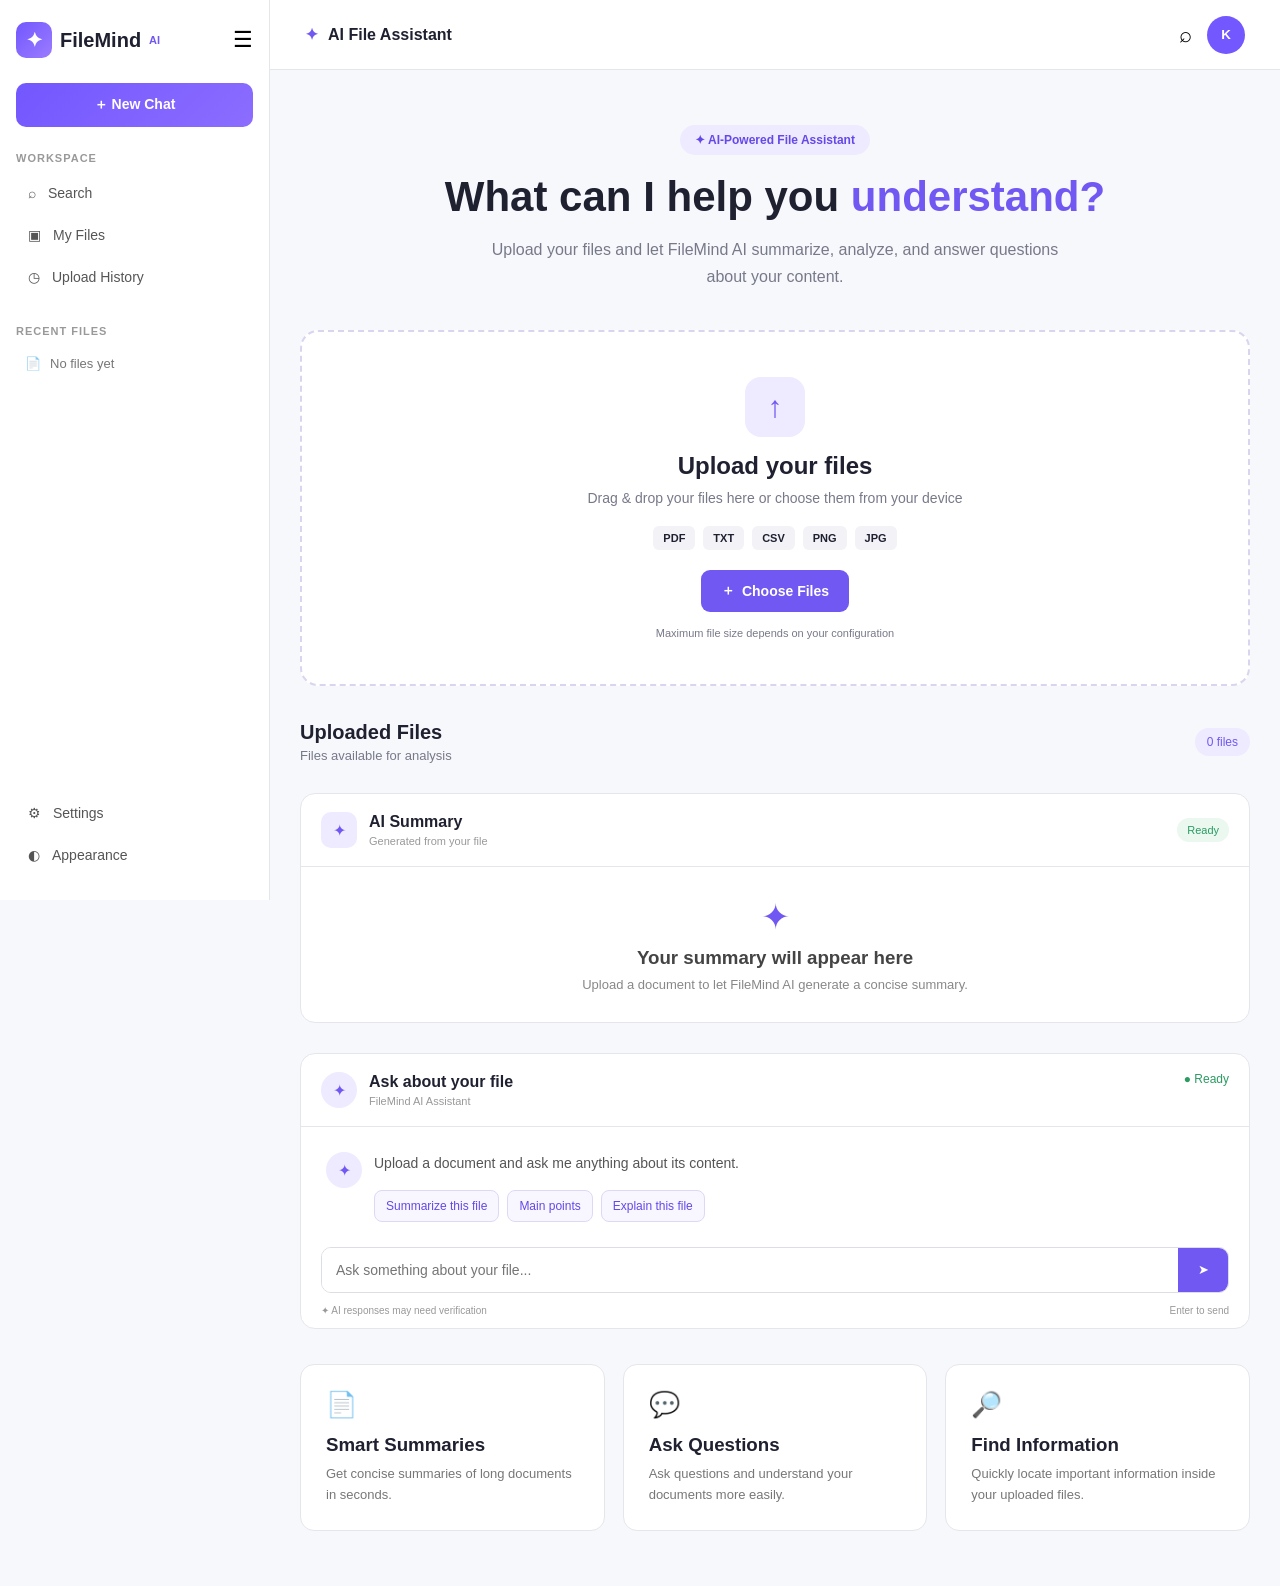
<file: python_project/index.html>
<!DOCTYPE html>
<html lang="en">

<head>
    <meta charset="UTF-8">
    <meta name="viewport" content="width=device-width, initial-scale=1.0">

    <title>FileMind AI</title>

    <link rel="stylesheet" href="style.css">
</head>

<body>

    <!-- ================= SIDEBAR ================= -->

    <aside class="sidebar" id="sidebar">

        <div class="sidebar-header">

            <div class="logo">
                <span class="logo-icon">✦</span>
                <span>FileMind</span>
                <small>AI</small>
            </div>

            <button
                class="close-btn"
                onclick="toggleSidebar()"
                aria-label="Close sidebar">
                ☰
            </button>

        </div>


        <!-- NEW CHAT -->

        <button class="new-chat" onclick="newChat()">
            <span>＋</span>
            New Chat
        </button>


        <!-- WORKSPACE -->

        <div class="sidebar-section">

            <p class="section-title">
                WORKSPACE
            </p>

            <button class="side-item" onclick="focusSearch()">
                <span>⌕</span>
                Search
            </button>

            <button class="side-item" onclick="showFiles()">
                <span>▣</span>
                My Files
            </button>

            <button class="side-item" onclick="showHistory()">
                <span>◷</span>
                Upload History
            </button>

        </div>


        <!-- RECENT FILES -->

        <div class="sidebar-section history">

            <p class="section-title">
                RECENT FILES
            </p>

            <div id="historyList">

                <div class="history-item">
                    <span>📄</span>
                    <span>No files yet</span>
                </div>

            </div>

        </div>


        <!-- SIDEBAR BOTTOM -->

        <div class="sidebar-bottom">

            <button class="side-item" onclick="openSettings()">
                <span>⚙</span>
                Settings
            </button>

            <button class="side-item" onclick="toggleAppearance()">
                <span>◐</span>
                Appearance
            </button>

        </div>

    </aside>


    <!-- ================= MAIN ================= -->

    <main class="main">

        <!-- HEADER -->

        <header class="header">

            <button
                class="menu-btn"
                onclick="toggleSidebar()"
                aria-label="Open sidebar">
                ☰
            </button>


            <div class="header-title">

                <span class="mobile-logo">✦</span>

                <span>
                    AI File Assistant
                </span>

            </div>


            <div class="header-actions">

                <button
                    class="header-btn"
                    onclick="focusSearch()"
                    aria-label="Search">
                    ⌕
                </button>

                <button
                    class="profile"
                    onclick="openProfile()"
                    aria-label="Profile">
                    K
                </button>

            </div>

        </header>


        <!-- ================= CONTENT ================= -->

        <section class="content">


            <!-- WELCOME -->

            <div class="welcome">

                <div class="welcome-badge">
                    ✦ AI-Powered File Assistant
                </div>

                <h1>
                    What can I help you
                    <span>understand?</span>
                </h1>

                <p>
                    Upload your files and let FileMind AI
                    summarize, analyze, and answer questions
                    about your content.
                </p>

            </div>


            <!-- ================= UPLOAD ================= -->

            <div
                class="upload-container"
                id="uploadContainer"
                ondragover="handleDragOver(event)"
                ondragleave="handleDragLeave(event)"
                ondrop="handleDrop(event)">

                <div class="upload-icon">
                    ↑
                </div>

                <h2>
                    Upload your files
                </h2>

                <p>
                    Drag & drop your files here or choose
                    them from your device
                </p>


                <!-- FILE TYPES -->

                <div class="file-types">

                    <span>PDF</span>
                    <span>TXT</span>
                    <span>CSV</span>
                    <span>PNG</span>
                    <span>JPG</span>

                </div>


                <label
                    for="fileInput"
                    class="upload-btn">

                    <span>＋</span>
                    Choose Files

                </label>


                <input
                    type="file"
                    id="fileInput"
                    hidden
                    multiple
                    accept=".pdf,.txt,.csv,.png,.jpg,.jpeg">


                <p class="drop-text">
                    Maximum file size depends on your configuration
                </p>

            </div>


            <!-- ================= UPLOADED FILES ================= -->

            <div
                class="file-area"
                id="fileArea">

                <div class="section-heading">

                    <div>
                        <h2>Uploaded Files</h2>

                        <p>
                            Files available for analysis
                        </p>
                    </div>

                    <span
                        class="file-count"
                        id="fileCount">
                        0 files
                    </span>

                </div>


                <div id="fileList">

                    <!-- Files will be added using JavaScript -->

                </div>

            </div>


            <!-- ================= AI SUMMARY ================= -->

            <div
                class="summary-card"
                id="summaryCard">

                <div class="summary-header">

                    <div class="summary-title">

                        <span class="ai-icon">
                            ✦
                        </span>

                        <div>
                            <strong>AI Summary</strong>

                            <small>
                                Generated from your file
                            </small>
                        </div>

                    </div>


                    <span
                        class="status"
                        id="summaryStatus">

                        Ready

                    </span>

                </div>


                <div
                    class="summary-content"
                    id="summary">

                    <div class="empty-state">

                        <div class="empty-icon">
                            ✦
                        </div>

                        <h3>
                            Your summary will appear here
                        </h3>

                        <p>
                            Upload a document to let FileMind
                            AI generate a concise summary.
                        </p>

                    </div>

                </div>

            </div>


            <!-- ================= CHAT ================= -->

            <div class="chat-card">

                <div class="chat-header">

                    <div>

                        <span class="chat-ai-icon">
                            ✦
                        </span>

                        <div>
                            <strong>
                                Ask about your file
                            </strong>

                            <small>
                                FileMind AI Assistant
                            </small>
                        </div>

                    </div>

                    <span class="online-status">
                        ● Ready
                    </span>

                </div>


                <!-- CHAT MESSAGE -->

                <div
                    class="chat-message"
                    id="chatMessage">

                    <div class="assistant-avatar">
                        ✦
                    </div>

                    <div class="message-content">

                        <p>
                            Upload a document and ask me
                            anything about its content.
                        </p>

                        <div class="suggested-questions">

                            <button onclick="setQuestion('Summarize this file')">
                                Summarize this file
                            </button>

                            <button onclick="setQuestion('What are the main points?')">
                                Main points
                            </button>

                            <button onclick="setQuestion('Explain this file')">
                                Explain this file
                            </button>

                        </div>

                    </div>

                </div>


                <!-- CHAT INPUT -->

                <div class="chat-input">

                    <input
                        type="text"
                        id="questionInput"
                        placeholder="Ask something about your file..."
                        autocomplete="off"
                        onkeydown="handleQuestionKey(event)">


                    <button
                        onclick="askQuestion()"
                        aria-label="Send question">

                        ➤

                    </button>

                </div>


                <div class="chat-footer">

                    <span>
                        ✦ AI responses may need verification
                    </span>

                    <span>
                        Enter to send
                    </span>

                </div>

            </div>


            <!-- ================= FEATURES ================= -->

            <div class="feature-grid">

                <div class="feature-card">

                    <div class="feature-icon">
                        📄
                    </div>

                    <h3>
                        Smart Summaries
                    </h3>

                    <p>
                        Get concise summaries of long
                        documents in seconds.
                    </p>

                </div>


                <div class="feature-card">

                    <div class="feature-icon">
                        💬
                    </div>

                    <h3>
                        Ask Questions
                    </h3>

                    <p>
                        Ask questions and understand your
                        documents more easily.
                    </p>

                </div>


                <div class="feature-card">

                    <div class="feature-icon">
                        🔎
                    </div>

                    <h3>
                        Find Information
                    </h3>

                    <p>
                        Quickly locate important information
                        inside your uploaded files.
                    </p>

                </div>

            </div>


        </section>

    </main>


    <!-- ================= SCRIPT ================= -->

    <script src="script.js"></script>

</body>

</html>
</file>
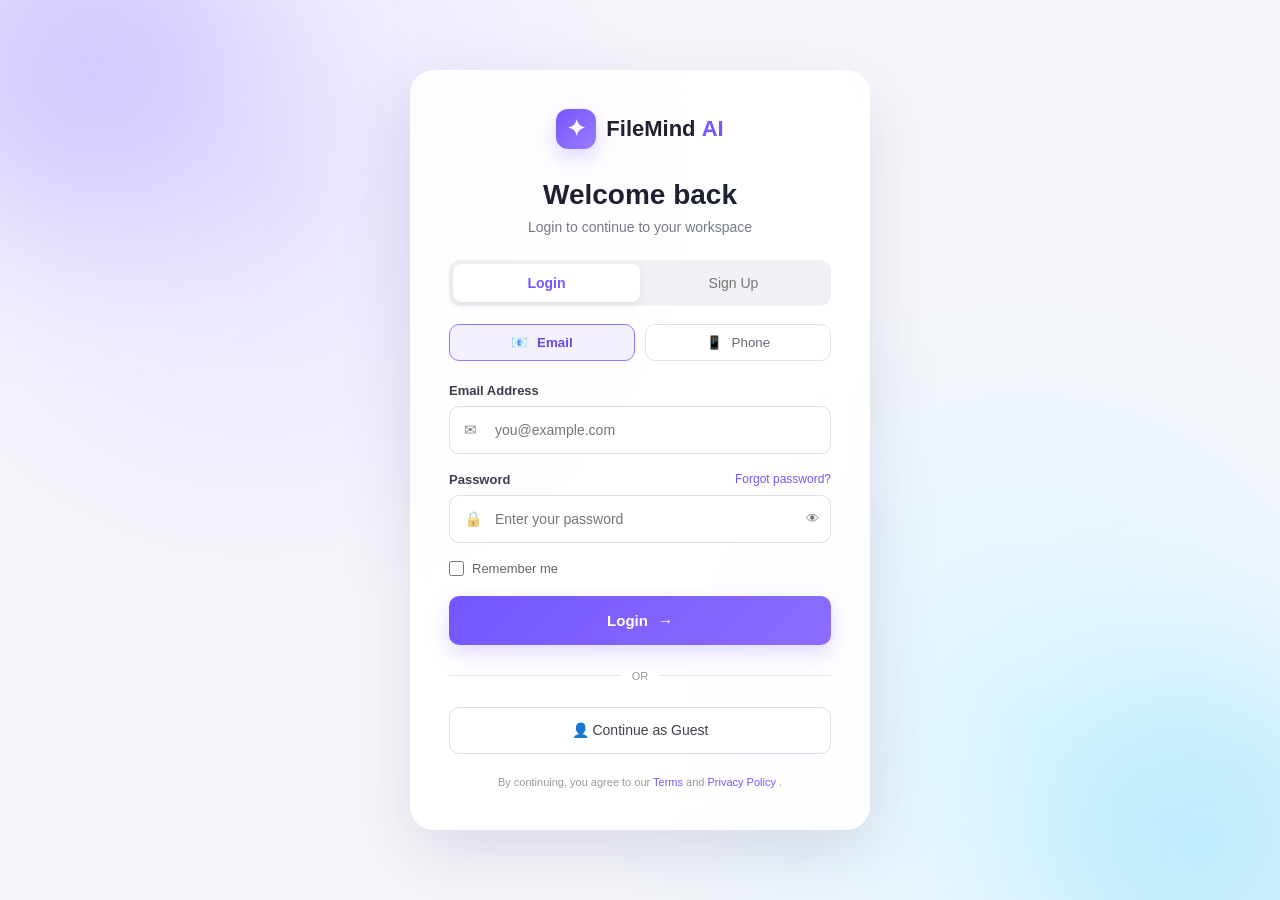
<file: python_project/login.html>
<!DOCTYPE html>
<html lang="en">

<head>

    <meta charset="UTF-8">

    <meta
        name="viewport"
        content="width=device-width, initial-scale=1.0">

    <title>FileMind AI - Login</title>

    <link
        rel="stylesheet"
        href="login.css">

</head>

<body>

    <!-- BACKGROUND -->

    <div class="background">

        <div class="glow glow-one"></div>
        <div class="glow glow-two"></div>

    </div>


    <!-- LOGIN CARD -->

    <div class="login-card">


        <!-- LOGO -->

        <div class="logo">

            <div class="logo-icon">
                ✦
            </div>

            <span>
                FileMind <b>AI</b>
            </span>

        </div>


        <!-- HEADING -->

        <div class="heading">

            <h1 id="title">
                Welcome back
            </h1>

            <p id="subtitle">
                Login to continue to your workspace
            </p>

        </div>


        <!-- LOGIN / SIGN UP -->

        <div class="auth-tabs">

            <button
                type="button"
                id="loginTab"
                class="tab active"
                onclick="showLogin()">

                Login

            </button>

            <button
                type="button"
                id="signupTab"
                class="tab"
                onclick="showSignup()">

                Sign Up

            </button>

        </div>


        <!-- EMAIL / PHONE -->

        <div class="method-tabs">

            <button
                type="button"
                id="emailTab"
                class="method active"
                onclick="selectMethod('email')">

                <span>📧</span>
                Email

            </button>

            <button
                type="button"
                id="phoneTab"
                class="method"
                onclick="selectMethod('phone')">

                <span>📱</span>
                Phone

            </button>

        </div>


        <!-- FORM -->

        <form
            id="authForm"
            onsubmit="handleSubmit(event)">


            <!-- NAME -->

            <div
                id="nameBox"
                class="input-group hidden">

                <label>
                    Full Name
                </label>

                <div class="input-wrapper">

                    <span class="input-icon">
                        👤
                    </span>

                    <input
                        type="text"
                        id="name"
                        placeholder="Enter your name">

                </div>

            </div>


            <!-- EMAIL -->

            <div
                id="emailBox"
                class="input-group">

                <label>
                    Email Address
                </label>

                <div class="input-wrapper">

                    <span class="input-icon">
                        ✉
                    </span>

                    <input
                        type="email"
                        id="email"
                        placeholder="you@example.com">

                </div>

            </div>


            <!-- PHONE -->

            <div
                id="phoneBox"
                class="input-group hidden">

                <label>
                    Phone Number
                </label>

                <div class="phone-wrapper">

                    <select id="countryCode">

                        <option value="+91">
                            🇮🇳 +91
                        </option>

                        <option value="+1">
                            🇺🇸 +1
                        </option>

                        <option value="+44">
                            🇬🇧 +44
                        </option>

                        <option value="+61">
                            🇦🇺 +61
                        </option>

                    </select>

                    <input
                        type="tel"
                        id="phone"
                        placeholder="Enter phone number">

                </div>

            </div>


            <!-- PASSWORD -->

            <div class="input-group">

                <div class="password-label">

                    <label>
                        Password
                    </label>

                    <button
                        type="button"
                        onclick="forgotPassword()">

                        Forgot password?

                    </button>

                </div>


                <div class="input-wrapper">

                    <span class="input-icon">
                        🔒
                    </span>

                    <input
                        type="password"
                        id="password"
                        placeholder="Enter your password">

                    <button
                        type="button"
                        class="eye"
                        onclick="togglePassword()"
                        id="eyeButton">

                        👁

                    </button>

                </div>

            </div>


            <!-- CONFIRM PASSWORD -->

            <div
                id="confirmBox"
                class="input-group hidden">

                <label>
                    Confirm Password
                </label>

                <div class="input-wrapper">

                    <span class="input-icon">
                        🔒
                    </span>

                    <input
                        type="password"
                        id="confirmPassword"
                        placeholder="Confirm your password">

                </div>

            </div>


            <!-- REMEMBER -->

            <div class="remember">

                <label>

                    <input
                        type="checkbox"
                        id="rememberMe">

                    <span>
                        Remember me
                    </span>

                </label>

            </div>


            <!-- SUBMIT -->

            <button
                type="submit"
                class="login-button"
                id="submitButton">

                Login

                <span>
                    →
                </span>

            </button>

        </form>


        <!-- DIVIDER -->

        <div class="divider">

            <span>
                OR
            </span>

        </div>


        <!-- GUEST -->

        <button
            type="button"
            class="guest-button"
            onclick="continueAsGuest()">

            <span>
                👤
            </span>

            Continue as Guest

        </button>


        <!-- TERMS -->

        <p class="terms">

            By continuing, you agree to our

            <a href="#">
                Terms
            </a>

            and

            <a href="#">
                Privacy Policy
            </a>.

        </p>


    </div>


    <!-- JAVASCRIPT -->

    <script src="login.js"></script>

</body>

</html>
</file>
<file: python_project/style.css>
* {
    margin: 0;
    padding: 0;
    box-sizing: border-box;
}

:root {
    --primary: #7158f2;
    --primary-light: #8c6dff;
    --text: #1f2030;
    --muted: #777989;
    --border: #e5e5ec;
    --background: #f7f8fc;
    --card: #ffffff;
}

body {
    min-height: 100vh;
    font-family: Arial, Helvetica, sans-serif;
    background: var(--background);
    color: var(--text);
}

/* ================= SIDEBAR ================= */

.sidebar {
    position: fixed;
    left: 0;
    top: 0;
    width: 270px;
    height: 100vh;
    background: white;
    border-right: 1px solid var(--border);
    padding: 22px 16px;
    display: flex;
    flex-direction: column;
    z-index: 100;
    transition: 0.3s;
}

.sidebar-header {
    display: flex;
    justify-content: space-between;
    align-items: center;
    margin-bottom: 25px;
}

.logo {
    display: flex;
    align-items: center;
    gap: 8px;
    font-size: 20px;
    font-weight: 700;
}

.logo small {
    color: var(--primary);
    font-size: 11px;
}

.logo-icon {
    width: 36px;
    height: 36px;
    border-radius: 10px;
    display: flex;
    align-items: center;
    justify-content: center;
    background: linear-gradient(135deg, #7357ff, #9a7cff);
    color: white;
}

.close-btn,
.menu-btn {
    border: none;
    background: transparent;
    cursor: pointer;
    font-size: 22px;
}

.new-chat {
    width: 100%;
    border: none;
    background: linear-gradient(135deg, #7357ff, #8c6dff);
    color: white;
    padding: 13px;
    border-radius: 10px;
    font-size: 14px;
    font-weight: 600;
    cursor: pointer;
    margin-bottom: 25px;
}

.sidebar-section {
    margin-bottom: 25px;
}

.section-title {
    font-size: 11px;
    font-weight: 700;
    color: #999;
    margin-bottom: 10px;
    letter-spacing: 1px;
}

.side-item {
    width: 100%;
    display: flex;
    align-items: center;
    gap: 12px;
    border: none;
    background: transparent;
    padding: 11px 12px;
    border-radius: 9px;
    cursor: pointer;
    color: #555;
    text-align: left;
    font-size: 14px;
    margin-bottom: 4px;
}

.side-item:hover {
    background: #f4f1ff;
    color: var(--primary);
}

.history {
    overflow-y: auto;
}

.history-item {
    display: flex;
    gap: 9px;
    align-items: center;
    font-size: 13px;
    color: #777;
    padding: 9px;
    border-radius: 8px;
}

.history-item:hover {
    background: #f7f7fb;
}

.sidebar-bottom {
    margin-top: auto;
}

/* ================= MAIN ================= */

.main {
    margin-left: 270px;
    min-height: 100vh;
}

.header {
    height: 70px;
    padding: 0 35px;
    background: white;
    border-bottom: 1px solid var(--border);
    display: flex;
    align-items: center;
    justify-content: space-between;
}

.menu-btn {
    display: none;
}

.header-title {
    display: flex;
    align-items: center;
    gap: 10px;
    font-weight: 600;
}

.mobile-logo {
    color: var(--primary);
}

.header-actions {
    display: flex;
    align-items: center;
    gap: 15px;
}

.header-btn {
    border: none;
    background: transparent;
    font-size: 22px;
    cursor: pointer;
}

.profile {
    width: 38px;
    height: 38px;
    border-radius: 50%;
    border: none;
    background: #7357ff;
    color: white;
    font-weight: bold;
    cursor: pointer;
}

/* ================= CONTENT ================= */

.content {
    max-width: 1050px;
    margin: auto;
    padding: 55px 30px;
}

.welcome {
    text-align: center;
    margin-bottom: 40px;
}

.welcome-badge {
    display: inline-block;
    background: #eeeaff;
    color: #6548e8;
    padding: 8px 15px;
    border-radius: 20px;
    font-size: 12px;
    font-weight: 600;
    margin-bottom: 18px;
}

.welcome h1 {
    font-size: 42px;
    margin-bottom: 15px;
}

.welcome h1 span {
    color: var(--primary);
}

.welcome p {
    max-width: 600px;
    margin: auto;
    line-height: 1.7;
    color: var(--muted);
}

/* ================= UPLOAD ================= */

.upload-container {
    background: white;
    border: 2px dashed #d9d5ef;
    border-radius: 18px;
    padding: 45px 25px;
    text-align: center;
    transition: 0.2s;
}

.upload-container.dragging {
    border-color: var(--primary);
    background: #f7f4ff;
}

.upload-icon {
    width: 60px;
    height: 60px;
    margin: auto auto 15px;
    border-radius: 16px;
    background: #eeeaff;
    color: var(--primary);
    display: flex;
    align-items: center;
    justify-content: center;
    font-size: 30px;
}

.upload-container h2 {
    margin-bottom: 10px;
}

.upload-container p {
    color: var(--muted);
    font-size: 14px;
}

.file-types {
    display: flex;
    justify-content: center;
    gap: 8px;
    margin: 20px 0;
}

.file-types span {
    background: #f2f2f7;
    padding: 6px 10px;
    border-radius: 6px;
    font-size: 11px;
    font-weight: 600;
}

.upload-btn {
    display: inline-flex;
    align-items: center;
    gap: 7px;
    background: var(--primary);
    color: white;
    padding: 12px 20px;
    border-radius: 9px;
    cursor: pointer;
    font-weight: 600;
    font-size: 14px;
}

.drop-text {
    margin-top: 15px;
    font-size: 11px !important;
}

/* ================= FILE AREA ================= */

.file-area {
    margin-top: 35px;
}

.section-heading {
    display: flex;
    justify-content: space-between;
    align-items: center;
    margin-bottom: 15px;
}

.section-heading h2 {
    font-size: 20px;
}

.section-heading p {
    color: var(--muted);
    font-size: 13px;
    margin-top: 4px;
}

.file-count {
    background: #eeeaff;
    color: var(--primary);
    padding: 7px 12px;
    border-radius: 20px;
    font-size: 12px;
}

.file-item {
    background: white;
    border: 1px solid var(--border);
    border-radius: 12px;
    padding: 14px;
    display: flex;
    align-items: center;
    gap: 12px;
    margin-bottom: 10px;
}

.file-icon {
    width: 42px;
    height: 42px;
    border-radius: 9px;
    background: #f0edff;
    display: flex;
    align-items: center;
    justify-content: center;
    font-size: 20px;
}

.file-info {
    flex: 1;
}

.file-info strong {
    display: block;
    font-size: 14px;
    margin-bottom: 4px;
}

.file-info small {
    color: #999;
}

.remove-file {
    border: none;
    background: transparent;
    color: #999;
    cursor: pointer;
    font-size: 18px;
}

/* ================= SUMMARY ================= */

.summary-card {
    background: white;
    border: 1px solid var(--border);
    border-radius: 15px;
    margin-top: 30px;
    overflow: hidden;
}

.summary-header {
    padding: 18px 20px;
    display: flex;
    justify-content: space-between;
    align-items: center;
    border-bottom: 1px solid var(--border);
}

.summary-title {
    display: flex;
    align-items: center;
    gap: 12px;
}

.summary-title strong,
.summary-title small {
    display: block;
}

.summary-title small {
    margin-top: 4px;
    color: #999;
    font-size: 11px;
}

.ai-icon {
    width: 36px;
    height: 36px;
    border-radius: 10px;
    background: #eeeaff;
    color: var(--primary);
    display: flex;
    align-items: center;
    justify-content: center;
}

.status {
    color: #2b9b62;
    background: #eaf8f0;
    padding: 6px 10px;
    border-radius: 20px;
    font-size: 11px;
}

.summary-content {
    padding: 30px;
}

.empty-state {
    text-align: center;
    color: #888;
}

.empty-icon {
    font-size: 35px;
    color: var(--primary);
    margin-bottom: 10px;
}

.empty-state h3 {
    color: #444;
    margin-bottom: 8px;
}

.empty-state p {
    font-size: 13px;
}

/* ================= CHAT ================= */

.chat-card {
    margin-top: 30px;
    background: white;
    border: 1px solid var(--border);
    border-radius: 15px;
    overflow: hidden;
}

.chat-header {
    padding: 18px 20px;
    display: flex;
    justify-content: space-between;
    border-bottom: 1px solid var(--border);
}

.chat-header > div:first-child {
    display: flex;
    align-items: center;
    gap: 12px;
}

.chat-ai-icon,
.assistant-avatar {
    width: 36px;
    height: 36px;
    border-radius: 50%;
    background: #eeeaff;
    color: var(--primary);
    display: flex;
    align-items: center;
    justify-content: center;
}

.chat-header strong,
.chat-header small {
    display: block;
}

.chat-header small {
    color: #999;
    margin-top: 4px;
    font-size: 11px;
}

.online-status {
    color: #2b9b62;
    font-size: 12px;
}

.chat-message {
    padding: 25px;
    display: flex;
    gap: 12px;
}

.message-content p {
    color: #555;
    font-size: 14px;
    line-height: 1.6;
}

.suggested-questions {
    display: flex;
    flex-wrap: wrap;
    gap: 8px;
    margin-top: 15px;
}

.suggested-questions button {
    border: 1px solid #ddd8f5;
    background: #f8f6ff;
    color: #6548e8;
    padding: 8px 11px;
    border-radius: 8px;
    cursor: pointer;
    font-size: 12px;
}

.chat-input {
    margin: 0 20px;
    display: flex;
    border: 1px solid #dddde5;
    border-radius: 10px;
    overflow: hidden;
}

.chat-input input {
    flex: 1;
    border: none;
    outline: none;
    padding: 14px;
    font-size: 14px;
}

.chat-input button {
    width: 50px;
    border: none;
    background: var(--primary);
    color: white;
    cursor: pointer;
}

.chat-footer {
    padding: 12px 20px;
    display: flex;
    justify-content: space-between;
    color: #999;
    font-size: 10px;
}

/* ================= FEATURES ================= */

.feature-grid {
    display: grid;
    grid-template-columns: repeat(3, 1fr);
    gap: 18px;
    margin-top: 35px;
}

.feature-card {
    background: white;
    border: 1px solid var(--border);
    border-radius: 14px;
    padding: 25px;
}

.feature-icon {
    font-size: 25px;
    margin-bottom: 15px;
}

.feature-card h3 {
    margin-bottom: 8px;
}

.feature-card p {
    color: #777;
    font-size: 13px;
    line-height: 1.6;
}

/* ================= DARK MODE ================= */

body.dark {
    background: #17171f;
    color: #eee;
}

body.dark .sidebar,
body.dark .header,
body.dark .upload-container,
body.dark .file-item,
body.dark .summary-card,
body.dark .chat-card,
body.dark .feature-card {
    background: #22222d;
    border-color: #353542;
}

body.dark .header {
    color: white;
}

body.dark .side-item,
body.dark .section-heading p,
body.dark .welcome p,
body.dark .upload-container p,
body.dark .file-info small,
body.dark .empty-state,
body.dark .feature-card p,
body.dark .chat-header small {
    color: #aaa;
}

body.dark .chat-input {
    border-color: #444;
}

body.dark .chat-input input {
    background: #2b2b37;
    color: white;
}

body.dark .chat-input input::placeholder {
    color: #999;
}

/* ================= RESPONSIVE ================= */

@media (max-width: 850px) {

    .sidebar {
        transform: translateX(-100%);
    }

    .sidebar.open {
        transform: translateX(0);
    }

    .main {
        margin-left: 0;
    }

    .menu-btn {
        display: block;
    }

    .header {
        padding: 0 20px;
    }

    .content {
        padding: 35px 20px;
    }

    .welcome h1 {
        font-size: 32px;
    }

    .feature-grid {
        grid-template-columns: 1fr;
    }
}

@media (max-width: 500px) {

    .welcome h1 {
        font-size: 27px;
    }

    .upload-container {
        padding: 30px 15px;
    }

    .file-types {
        flex-wrap: wrap;
    }

    .section-heading {
        align-items: flex-start;
        gap: 10px;
    }

    .chat-message {
        padding: 18px;
    }

    .suggested-questions {
        flex-direction: column;
    }

    .suggested-questions button {
        width: 100%;
    }
}
</file>
<file: python_project/login.css>
* {
    margin: 0;
    padding: 0;
    box-sizing: border-box;
}

body {
    min-height: 100vh;
    display: flex;
    justify-content: center;
    align-items: center;
    font-family: Arial, Helvetica, sans-serif;

    background:
        radial-gradient(
            circle at 20% 20%,
            #e8e3ff,
            transparent 35%
        ),
        radial-gradient(
            circle at 80% 80%,
            #dff6ff,
            transparent 35%
        ),
        #f7f8fc;

    color: #1f2030;

    padding: 25px;

    overflow-x: hidden;
}


/* ================= BACKGROUND ================= */

.background {
    position: fixed;
    inset: 0;
    pointer-events: none;
    overflow: hidden;
}

.glow {
    position: absolute;
    width: 350px;
    height: 350px;
    border-radius: 50%;
    filter: blur(80px);
    opacity: 0.35;
}

.glow-one {
    background: #9c8cff;
    top: -120px;
    left: -100px;
}

.glow-two {
    background: #70d7ff;
    right: -100px;
    bottom: -120px;
}


/* ================= LOGIN CARD ================= */

.login-card {
    position: relative;
    z-index: 2;

    width: 100%;
    max-width: 460px;

    background: rgba(255, 255, 255, 0.88);

    backdrop-filter: blur(20px);

    border: 1px solid rgba(255, 255, 255, 0.9);

    border-radius: 24px;

    padding: 38px;

    box-shadow:
        0 25px 70px rgba(53, 45, 100, 0.15);
}


/* ================= LOGO ================= */

.logo {
    display: flex;
    justify-content: center;
    align-items: center;
    gap: 10px;

    font-size: 22px;
    font-weight: 600;

    margin-bottom: 30px;
}

.logo-icon {
    width: 40px;
    height: 40px;

    display: flex;
    justify-content: center;
    align-items: center;

    border-radius: 12px;

    background: linear-gradient(
        135deg,
        #7357ff,
        #9a7cff
    );

    color: white;

    font-size: 22px;

    box-shadow:
        0 8px 20px rgba(115, 87, 255, 0.25);
}

.logo b {
    color: #7357ff;
}


/* ================= HEADING ================= */

.heading {
    text-align: center;
    margin-bottom: 25px;
}

.heading h1 {
    font-size: 28px;
    margin-bottom: 8px;
}

.heading p {
    color: #777989;
    font-size: 14px;
}


/* ================= AUTH TABS ================= */

.auth-tabs {
    display: flex;
    background: #f0f0f5;
    padding: 4px;
    border-radius: 11px;
    margin-bottom: 18px;
}

.tab {
    flex: 1;
    border: none;
    padding: 11px;
    border-radius: 8px;
    background: transparent;
    color: #777;
    cursor: pointer;
    font-size: 14px;
    transition: 0.2s;
}

.tab.active {
    background: white;
    color: #7357ff;
    font-weight: 600;

    box-shadow:
        0 3px 10px rgba(0, 0, 0, 0.07);
}


/* ================= METHOD ================= */

.method-tabs {
    display: flex;
    gap: 10px;
    margin-bottom: 22px;
}

.method {
    flex: 1;

    padding: 10px;

    border-radius: 10px;

    border: 1px solid #e0e0e6;

    background: white;

    color: #686977;

    cursor: pointer;

    transition: 0.2s;
}

.method.active {
    border-color: #8d79ff;
    background: #f4f1ff;
    color: #6548e8;
    font-weight: 600;
}

.method span {
    margin-right: 5px;
}


/* ================= INPUT ================= */

.input-group {
    margin-bottom: 18px;
}

.input-group label {
    display: block;

    font-size: 13px;

    font-weight: 600;

    margin-bottom: 8px;

    color: #3c3d49;
}

.input-wrapper {
    position: relative;

    display: flex;
    align-items: center;
}

.input-wrapper input {
    width: 100%;
    height: 48px;

    border: 1px solid #dedee6;

    border-radius: 10px;

    padding: 0 45px;

    font-size: 14px;

    outline: none;

    background: white;

    transition: 0.2s;
}

.input-wrapper input:focus {
    border-color: #8068ff;

    box-shadow:
        0 0 0 3px rgba(128, 104, 255, 0.1);
}

.input-icon {
    position: absolute;
    left: 15px;

    font-size: 15px;

    z-index: 1;

    opacity: 0.55;
}


/* ================= PASSWORD ================= */

.password-label {
    display: flex;
    justify-content: space-between;
    align-items: center;

    margin-bottom: 8px;
}

.password-label label {
    margin: 0;
}

.password-label button {
    border: none;
    background: transparent;

    color: #7357ff;

    font-size: 12px;

    cursor: pointer;
}

.eye {
    position: absolute;
    right: 12px;

    border: none;
    background: transparent;

    cursor: pointer;

    opacity: 0.55;
}


/* ================= PHONE ================= */

.phone-wrapper {
    display: flex;
    gap: 8px;
}

.phone-wrapper select {
    width: 105px;

    border: 1px solid #dedee6;

    border-radius: 10px;

    padding: 0 8px;

    outline: none;

    background: white;
}

.phone-wrapper input {
    flex: 1;

    height: 48px;

    border: 1px solid #dedee6;

    border-radius: 10px;

    padding: 0 14px;

    outline: none;

    font-size: 14px;
}

.phone-wrapper input:focus {
    border-color: #8068ff;
}


/* ================= REMEMBER ================= */

.remember {
    margin: 3px 0 20px;

    font-size: 13px;

    color: #666;
}

.remember label {
    display: flex;
    align-items: center;
    gap: 8px;
    cursor: pointer;
}

.remember input {
    width: 15px;
    height: 15px;
    accent-color: #7357ff;
}


/* ================= LOGIN BUTTON ================= */

.login-button {
    width: 100%;

    height: 49px;

    border: none;

    border-radius: 10px;

    background: linear-gradient(
        135deg,
        #7357ff,
        #8c6dff
    );

    color: white;

    font-size: 15px;

    font-weight: 600;

    cursor: pointer;

    display: flex;

    align-items: center;

    justify-content: center;

    gap: 10px;

    box-shadow:
        0 8px 20px rgba(115, 87, 255, 0.22);

    transition: 0.2s;
}

.login-button:hover {
    transform: translateY(-1px);

    box-shadow:
        0 12px 25px rgba(115, 87, 255, 0.3);
}


/* ================= DIVIDER ================= */

.divider {
    display: flex;

    align-items: center;

    gap: 12px;

    margin: 25px 0;

    color: #999;

    font-size: 11px;
}

.divider::before,
.divider::after {
    content: "";

    height: 1px;

    flex: 1;

    background: #e4e4e8;
}


/* ================= GUEST ================= */

.guest-button {
    width: 100%;

    height: 47px;

    border-radius: 10px;

    border: 1px solid #dedee6;

    background: white;

    color: #40414b;

    cursor: pointer;

    font-size: 14px;

    font-weight: 500;

    transition: 0.2s;
}

.guest-button:hover {
    background: #f8f8fb;

    border-color: #c9c9d4;
}


/* ================= TERMS ================= */

.terms {
    text-align: center;

    font-size: 11px;

    color: #999;

    line-height: 1.6;

    margin-top: 20px;
}

.terms a {
    color: #7357ff;
    text-decoration: none;
}


/* ================= HIDDEN ================= */

.hidden {
    display: none !important;
}


/* ================= MOBILE ================= */

@media (max-width: 520px) {

    body {
        padding: 15px;
    }

    .login-card {
        padding: 28px 20px;
        border-radius: 20px;
    }

    .heading h1 {
        font-size: 25px;
    }

    .logo {
        margin-bottom: 25px;
    }

    .phone-wrapper select {
        width: 95px;
    }

}
</file>
